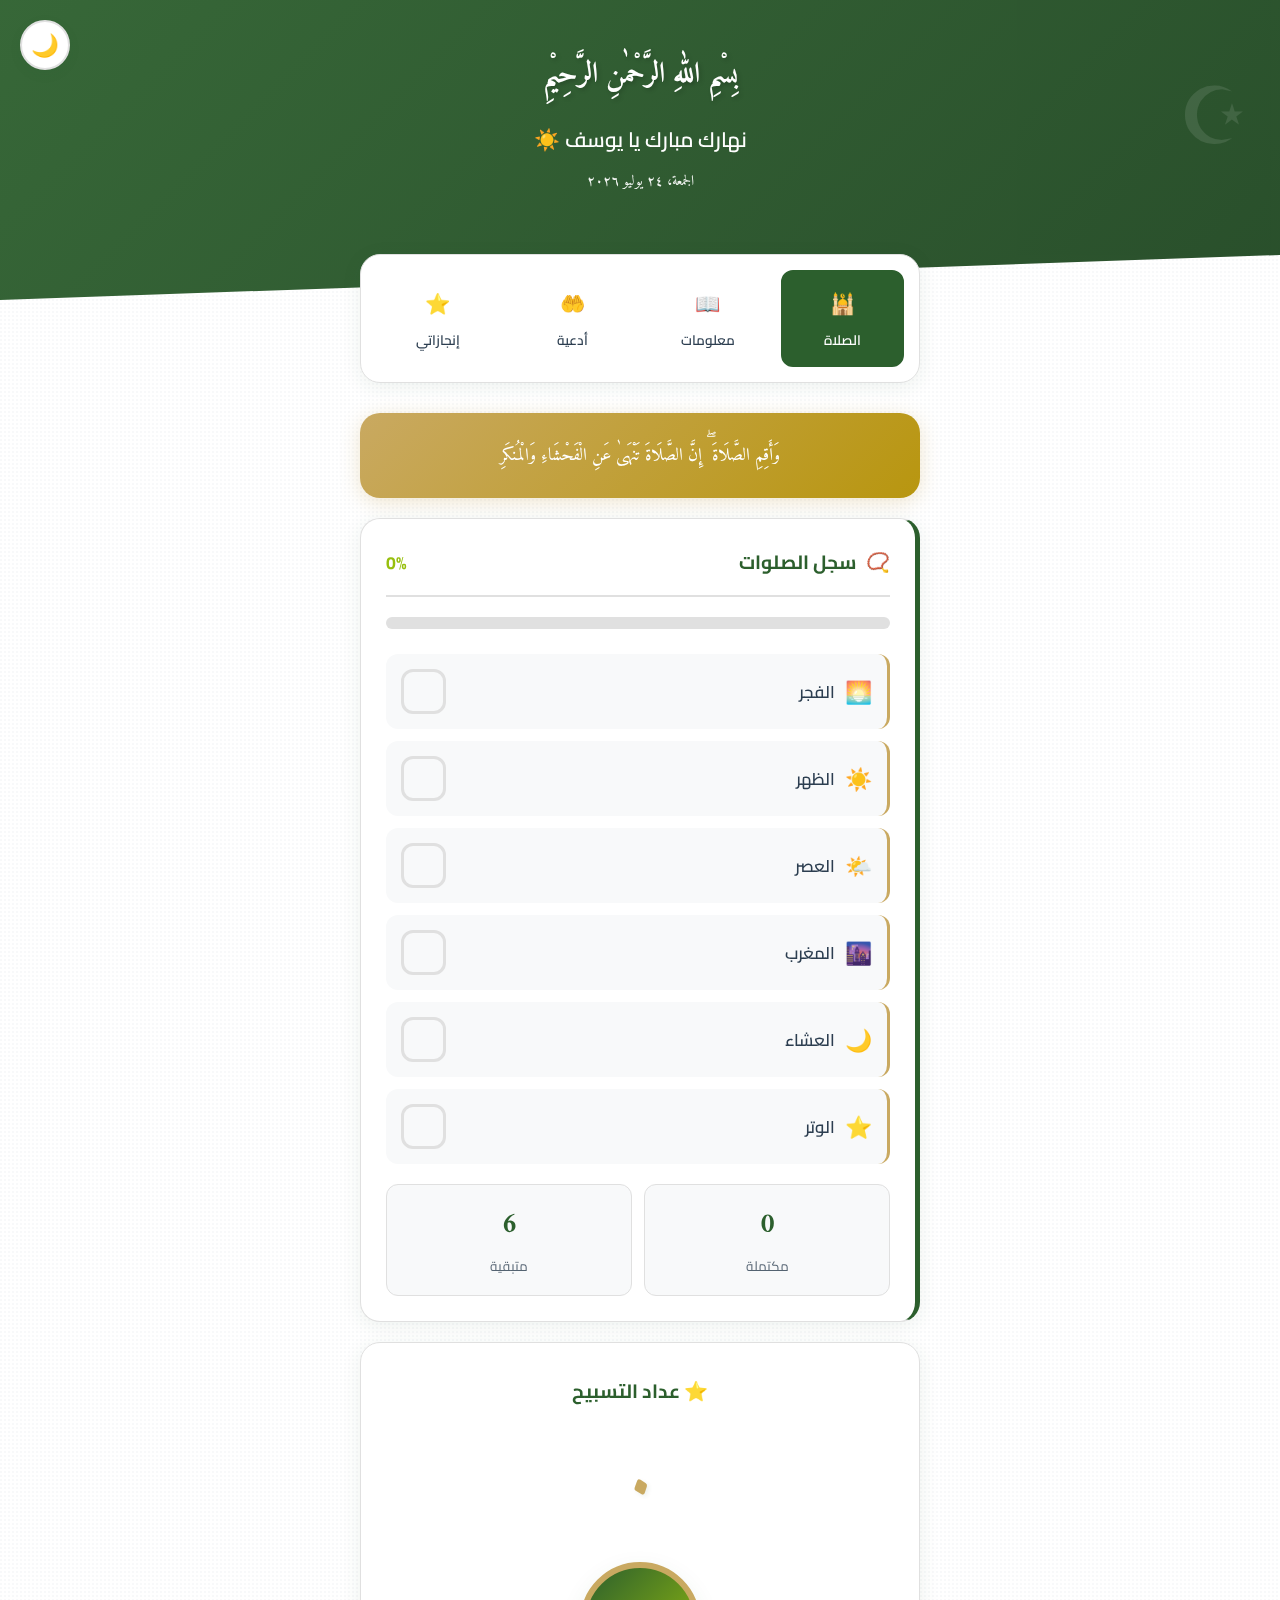
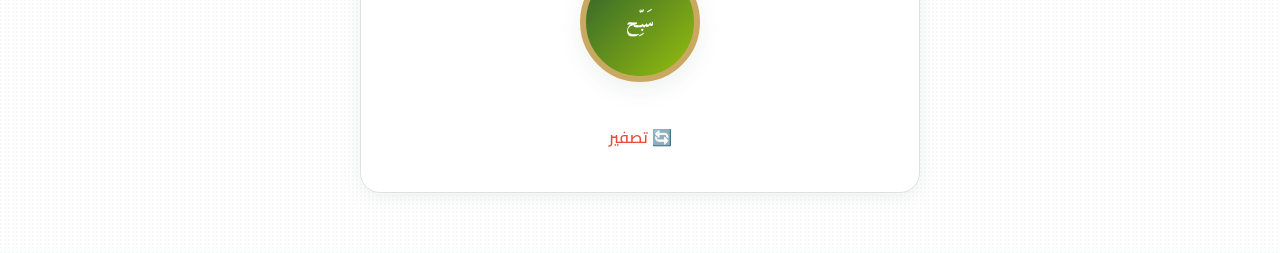
<file: index.html>
<!DOCTYPE html>
<html lang="ar" dir="rtl">
<head>
    <meta charset="UTF-8">
    <meta name="viewport" content="width=device-width, initial-scale=1.0">
    <title>مفكرة يوسف - الذكية</title>
    <link rel="manifest" href="manifest.json">
    
    <style>
        @import url('https://fonts.googleapis.com/css2?family=Amiri:wght@400;700&family=Cairo:wght@300;400;600;700&display=swap');
        
        :root {
            --bg-light: #f8f9fa;
            --bg-pattern: #ffffff;
            --card: #ffffff;
            --text: #2c3e50;
            --primary: #2c5f2d;
            --secondary: #97bf0d;
            --gold: #c9a961;
            --border: #e0e0e0;
            --shadow: rgba(44, 95, 45, 0.08);
        }
        
        [data-theme="dark"] {
            --bg-light: #1a1a1a;
            --bg-pattern: #242424;
            --card: #2d2d2d;
            --text: #e8e8e8;
            --primary: #4a9d4f;
            --secondary: #b8d94a;
            --gold: #d4af37;
            --border: #3a3a3a;
            --shadow: rgba(0, 0, 0, 0.3);
        }
        
        * {
            margin: 0;
            padding: 0;
            box-sizing: border-box;
        }
        
        body {
            font-family: 'Cairo', sans-serif;
            background-color: var(--bg-light);
            background-image: 
                repeating-linear-gradient(0deg, transparent, transparent 2px, var(--bg-pattern) 2px, var(--bg-pattern) 4px),
                repeating-linear-gradient(90deg, transparent, transparent 2px, var(--bg-pattern) 2px, var(--bg-pattern) 4px);
            color: var(--text);
            min-height: 100vh;
            padding-bottom: 40px;
            transition: all 0.3s ease;
        }
        
        .islamic-pattern {
            position: fixed;
            top: 0;
            left: 0;
            right: 0;
            height: 300px;
            background: linear-gradient(135deg, var(--primary) 0%, #1e4620 100%);
            clip-path: polygon(0 0, 100% 0, 100% 85%, 0 100%);
            z-index: 0;
            opacity: 0.95;
        }
        
        .islamic-pattern::before {
            content: '☪';
            position: absolute;
            top: 40px;
            right: 30px;
            font-size: 80px;
            opacity: 0.1;
            color: white;
        }
        
        .container {
            position: relative;
            z-index: 1;
            max-width: 600px;
            margin: 0 auto;
            padding: 20px;
        }
        
        .header {
            text-align: center;
            color: white;
            padding: 30px 20px;
            margin-bottom: 30px;
        }
        
        .bismillah {
            font-family: 'Amiri', serif;
            font-size: 1.8em;
            margin-bottom: 20px;
            font-weight: 700;
            text-shadow: 2px 2px 4px rgba(0,0,0,0.2);
            letter-spacing: 2px;
        }
        
        .greeting {
            font-size: 1.3em;
            font-weight: 600;
            margin-bottom: 10px;
        }
        
        .hijri-date {
            font-size: 0.9em;
            opacity: 0.95;
            margin-top: 10px;
            font-family: 'Amiri', serif;
        }
        
        .theme-toggle {
            position: fixed;
            top: 20px;
            left: 20px;
            background: var(--card);
            border: 2px solid var(--border);
            width: 50px;
            height: 50px;
            border-radius: 50%;
            display: flex;
            align-items: center;
            justify-content: center;
            cursor: pointer;
            font-size: 1.4em;
            z-index: 1000;
            box-shadow: 0 4px 12px var(--shadow);
            transition: all 0.3s ease;
        }
        
        .theme-toggle:hover {
            transform: scale(1.1);
        }
        
        .nav {
            display: grid;
            grid-template-columns: repeat(4, 1fr);
            gap: 12px;
            margin-bottom: 30px;
            background: var(--card);
            padding: 15px;
            border-radius: 20px;
            box-shadow: 0 4px 20px var(--shadow);
            border: 1px solid var(--border);
        }
        
        .nav-item {
            text-align: center;
            padding: 12px 8px;
            border-radius: 12px;
            text-decoration: none;
            color: var(--text);
            font-weight: 600;
            font-size: 0.85em;
            transition: all 0.3s ease;
            border: 2px solid transparent;
        }
        
        .nav-item:hover {
            background: rgba(44, 95, 45, 0.05);
            border-color: var(--primary);
        }
        
        .nav-item.active {
            background: var(--primary);
            color: white;
            border-color: var(--primary);
        }
        
        .nav-icon {
            display: block;
            font-size: 1.5em;
            margin-bottom: 4px;
        }
        
        .card {
            background: var(--card);
            border-radius: 20px;
            padding: 25px;
            margin-bottom: 20px;
            box-shadow: 0 4px 20px var(--shadow);
            border: 1px solid var(--border);
            border-right: 5px solid var(--primary);
        }
        
        .card-header {
            display: flex;
            justify-content: space-between;
            align-items: center;
            margin-bottom: 20px;
            padding-bottom: 15px;
            border-bottom: 2px solid var(--border);
        }
        
        .card-title {
            font-size: 1.2em;
            font-weight: 700;
            color: var(--primary);
            display: flex;
            align-items: center;
            gap: 10px;
        }
        
        .progress-info {
            font-size: 1.1em;
            font-weight: 700;
            color: var(--secondary);
        }
        
        .progress-bar {
            height: 12px;
            background: var(--border);
            border-radius: 10px;
            overflow: hidden;
            margin-bottom: 25px;
        }
        
        .progress-fill {
            height: 100%;
            background: linear-gradient(90deg, var(--primary), var(--secondary));
            border-radius: 10px;
            transition: width 1s ease;
            position: relative;
        }
        
        .progress-fill::after {
            content: '';
            position: absolute;
            top: 0;
            left: 0;
            right: 0;
            bottom: 0;
            background: linear-gradient(90deg, transparent, rgba(255,255,255,0.3), transparent);
            animation: shimmer 2s infinite;
        }
        
        @keyframes shimmer {
            0% { transform: translateX(-100%); }
            100% { transform: translateX(100%); }
        }
        
        .prayer-list {
            display: flex;
            flex-direction: column;
            gap: 12px;
        }
        
        .prayer-item {
            display: flex;
            justify-content: space-between;
            align-items: center;
            padding: 15px;
            background: var(--bg-light);
            border-radius: 12px;
            border-right: 3px solid var(--gold);
            transition: all 0.3s ease;
        }
        
        .prayer-item:hover {
            transform: translateX(-5px);
            box-shadow: 0 2px 8px var(--shadow);
        }
        
        .prayer-name {
            font-weight: 600;
            font-size: 1.05em;
            display: flex;
            align-items: center;
            gap: 10px;
        }
        
        .prayer-icon {
            font-size: 1.3em;
        }
        
        .check-btn {
            width: 45px;
            height: 45px;
            border-radius: 12px;
            border: 3px solid var(--border);
            background: transparent;
            cursor: pointer;
            font-size: 1.2em;
            transition: all 0.3s ease;
            display: flex;
            align-items: center;
            justify-content: center;
            color: transparent;
        }
        
        .check-btn:hover {
            border-color: var(--primary);
            transform: scale(1.1);
        }
        
        .check-btn.done {
            background: var(--primary);
            border-color: var(--primary);
            color: white;
        }
        
        .tasbih-section {
            background: var(--card);
            border-radius: 20px;
            padding: 30px;
            text-align: center;
            box-shadow: 0 4px 20px var(--shadow);
            border: 1px solid var(--border);
        }
        
        .tasbih-title {
            font-size: 1.2em;
            font-weight: 700;
            color: var(--primary);
            margin-bottom: 20px;
        }
        
        .tasbih-count {
            font-size: 4em;
            font-weight: 900;
            color: var(--gold);
            margin: 20px 0;
            font-family: 'Amiri', serif;
            text-shadow: 2px 2px 4px var(--shadow);
        }
        
        .tasbih-btn {
            width: 120px;
            height: 120px;
            border-radius: 50%;
            background: linear-gradient(135deg, var(--primary), var(--secondary));
            color: white;
            border: 6px solid var(--gold);
            font-size: 1.1em;
            font-weight: 700;
            cursor: pointer;
            margin: 20px auto;
            display: flex;
            align-items: center;
            justify-content: center;
            box-shadow: 0 8px 24px var(--shadow);
            transition: all 0.3s ease;
            font-family: 'Amiri', serif;
            letter-spacing: 1px;
        }
        
        .tasbih-btn:hover {
            transform: scale(1.05);
            box-shadow: 0 12px 32px var(--shadow);
        }
        
        .tasbih-btn:active {
            transform: scale(0.95);
        }
        
        .reset-btn {
            color: #e74c3c;
            cursor: pointer;
            padding: 10px 20px;
            border-radius: 8px;
            transition: all 0.3s ease;
            display: inline-block;
            margin-top: 10px;
            font-weight: 600;
        }
        
        .reset-btn:hover {
            background: rgba(231, 76, 60, 0.1);
        }
        
        .ayah-card {
            background: linear-gradient(135deg, var(--gold), #b8960f);
            color: white;
            padding: 25px;
            border-radius: 20px;
            text-align: center;
            margin-bottom: 20px;
            font-family: 'Amiri', serif;
            font-size: 1.1em;
            line-height: 2;
            box-shadow: 0 4px 20px rgba(201, 169, 97, 0.3);
        }
        
        .stats-grid {
            display: grid;
            grid-template-columns: repeat(2, 1fr);
            gap: 12px;
            margin-top: 20px;
        }
        
        .stat-box {
            background: var(--bg-light);
            padding: 15px;
            border-radius: 12px;
            text-align: center;
            border: 1px solid var(--border);
        }
        
        .stat-number {
            font-size: 1.8em;
            font-weight: 900;
            color: var(--primary);
            display: block;
            font-family: 'Amiri', serif;
        }
        
        .stat-label {
            font-size: 0.85em;
            color: var(--text);
            margin-top: 5px;
            opacity: 0.8;
        }
        
        @media (max-width: 480px) {
            .bismillah {
                font-size: 1.4em;
            }
            
            .tasbih-count {
                font-size: 3em;
            }
            
            .tasbih-btn {
                width: 100px;
                height: 100px;
            }
        }
    </style>
</head>
<body>
    <div class="islamic-pattern"></div>
    
    <button class="theme-toggle" onclick="toggleTheme()" aria-label="تبديل الوضع">
        <span id="theme-icon">🌙</span>
    </button>
    
    <div class="container">
        <header class="header">
            <div class="bismillah">بِسْمِ اللهِ الرَّحْمٰنِ الرَّحِيْمِ</div>
            <h1 class="greeting" id="greeting">السلام عليكم يا يوسف</h1>
            <div class="hijri-date" id="date"></div>
        </header>
        
        <nav class="nav">
            <a href="index.html" class="nav-item active">
                <span class="nav-icon">🕌</span>
                <span>الصلاة</span>
            </a>
            <a href="info.html" class="nav-item">
                <span class="nav-icon">📖</span>
                <span>معلومات</span>
            </a>
            <a href="dua.html" class="nav-item">
                <span class="nav-icon">🤲</span>
                <span>أدعية</span>
            </a>
            <a href="tasks.html" class="nav-item">
                <span class="nav-icon">⭐</span>
                <span>إنجازاتي</span>
            </a>
        </nav>
        
        <div class="ayah-card" id="ayah">
            "وَأَقِمِ الصَّلَاةَ ۖ إِنَّ الصَّلَاةَ تَنْهَىٰ عَنِ الْفَحْشَاءِ وَالْمُنكَرِ"
        </div>
        
        <div class="card">
            <div class="card-header">
                <h2 class="card-title">
                    <span>📿</span>
                    <span>سجل الصلوات</span>
                </h2>
                <span class="progress-info" id="progress-text">0%</span>
            </div>
            
            <div class="progress-bar">
                <div class="progress-fill" id="progress-fill" style="width: 0%"></div>
            </div>
            
            <div class="prayer-list" id="prayer-list"></div>
            
            <div class="stats-grid">
                <div class="stat-box">
                    <span class="stat-number" id="completed">0</span>
                    <span class="stat-label">مكتملة</span>
                </div>
                <div class="stat-box">
                    <span class="stat-number" id="remaining">6</span>
                    <span class="stat-label">متبقية</span>
                </div>
            </div>
        </div>
        
        <div class="tasbih-section">
            <h2 class="tasbih-title">⭐ عداد التسبيح</h2>
            <div class="tasbih-count" id="tasbih-count">0</div>
            <button class="tasbih-btn" onclick="incrementTasbih()">
                سَبِّح
            </button>
            <div class="reset-btn" onclick="resetTasbih()">🔄 تصفير</div>
        </div>
    </div>
    
    <script>
        const prayers = [
            { name: 'الفجر', icon: '🌅' },
            { name: 'الظهر', icon: '☀️' },
            { name: 'العصر', icon: '🌤️' },
            { name: 'المغرب', icon: '🌆' },
            { name: 'العشاء', icon: '🌙' },
            { name: 'الوتر', icon: '⭐' }
        ];
        
        const ayahs = [
            "وَأَقِمِ الصَّلَاةَ ۖ إِنَّ الصَّلَاةَ تَنْهَىٰ عَنِ الْفَحْشَاءِ وَالْمُنكَرِ",
            "حَافِظُوا عَلَى الصَّلَوَاتِ وَالصَّلَاةِ الْوُسْطَىٰ",
            "وَاسْتَعِينُوا بِالصَّبْرِ وَالصَّلَاةِ",
            "إِنَّ الْإِنسَانَ خُلِقَ هَلُوعًا * إِلَّا الْمُصَلِّينَ",
            "وَأَقِيمُوا الصَّلَاةَ وَآتُوا الزَّكَاةَ"
        ];
        
        // إدارة الثيم
        function toggleTheme() {
            const body = document.documentElement;
            const icon = document.getElementById('theme-icon');
            const currentTheme = body.getAttribute('data-theme');
            
            if (currentTheme === 'dark') {
                body.removeAttribute('data-theme');
                icon.textContent = '🌙';
                localStorage.setItem('theme', 'light');
            } else {
                body.setAttribute('data-theme', 'dark');
                icon.textContent = '☀️';
                localStorage.setItem('theme', 'dark');
            }
        }
        
        // تحميل الثيم المحفوظ
        const savedTheme = localStorage.getItem('theme');
        if (savedTheme === 'dark') {
            document.documentElement.setAttribute('data-theme', 'dark');
            document.getElementById('theme-icon').textContent = '☀️';
        }
        
        // التصفير التلقائي
        const today = new Date().toLocaleDateString();
        const lastVisit = localStorage.getItem('lastVisit');
        
        if (lastVisit !== today) {
            localStorage.setItem('prayerStatus', JSON.stringify(Array(6).fill(false)));
            localStorage.setItem('lastVisit', today);
        }
        
        let prayerStatus = JSON.parse(localStorage.getItem('prayerStatus')) || Array(6).fill(false);
        let tasbihCount = parseInt(localStorage.getItem('tasbihCount')) || 0;
        
        // عرض الصلوات
        function renderPrayers() {
            const list = document.getElementById('prayer-list');
            list.innerHTML = '';
            
            let completed = 0;
            
            prayers.forEach((prayer, index) => {
                if (prayerStatus[index]) completed++;
                
                const item = document.createElement('div');
                item.className = 'prayer-item';
                item.innerHTML = `
                    <div class="prayer-name">
                        <span class="prayer-icon">${prayer.icon}</span>
                        <span>${prayer.name}</span>
                    </div>
                    <button class="check-btn ${prayerStatus[index] ? 'done' : ''}" 
                            onclick="togglePrayer(${index})">
                        ${prayerStatus[index] ? '✓' : ''}
                    </button>
                `;
                list.appendChild(item);
            });
            
            const percentage = Math.round((completed / 6) * 100);
            document.getElementById('progress-fill').style.width = percentage + '%';
            document.getElementById('progress-text').textContent = percentage + '%';
            document.getElementById('completed').textContent = completed;
            document.getElementById('remaining').textContent = 6 - completed;
        }
        
        function togglePrayer(index) {
            prayerStatus[index] = !prayerStatus[index];
            localStorage.setItem('prayerStatus', JSON.stringify(prayerStatus));
            renderPrayers();
            
            if (navigator.vibrate) navigator.vibrate(50);
        }
        
        function incrementTasbih() {
            tasbihCount++;
            localStorage.setItem('tasbihCount', tasbihCount);
            document.getElementById('tasbih-count').textContent = tasbihCount.toLocaleString('ar-EG');
            
            if (navigator.vibrate) navigator.vibrate(30);
        }
        
        function resetTasbih() {
            if (confirm('هل تريد تصفير العداد؟')) {
                tasbihCount = 0;
                localStorage.setItem('tasbihCount', 0);
                document.getElementById('tasbih-count').textContent = '0';
            }
        }
        
        // التحية
        const hour = new Date().getHours();
        let greeting = '';
        
        if (hour < 12) greeting = 'صباح الخير يا يوسف 🌅';
        else if (hour < 18) greeting = 'نهارك مبارك يا يوسف ☀️';
        else greeting = 'مساء الخير يا يوسف 🌙';
        
        document.getElementById('greeting').textContent = greeting;
        
        // التاريخ
        const date = new Date().toLocaleDateString('ar-SA', {
            weekday: 'long',
            year: 'numeric',
            month: 'long',
            day: 'numeric'
        });
        document.getElementById('date').textContent = date;
        
        // آية عشوائية
        document.getElementById('ayah').textContent = ayahs[Math.floor(Math.random() * ayahs.length)];
        
        // عرض العداد
        document.getElementById('tasbih-count').textContent = tasbihCount.toLocaleString('ar-EG');
        
        renderPrayers();
    </script>
    
    <script>
        if ('serviceWorker' in navigator) {
            navigator.serviceWorker.register('sw.js').catch(() => {});
        }
    </script>
</body>
</html>
</file>
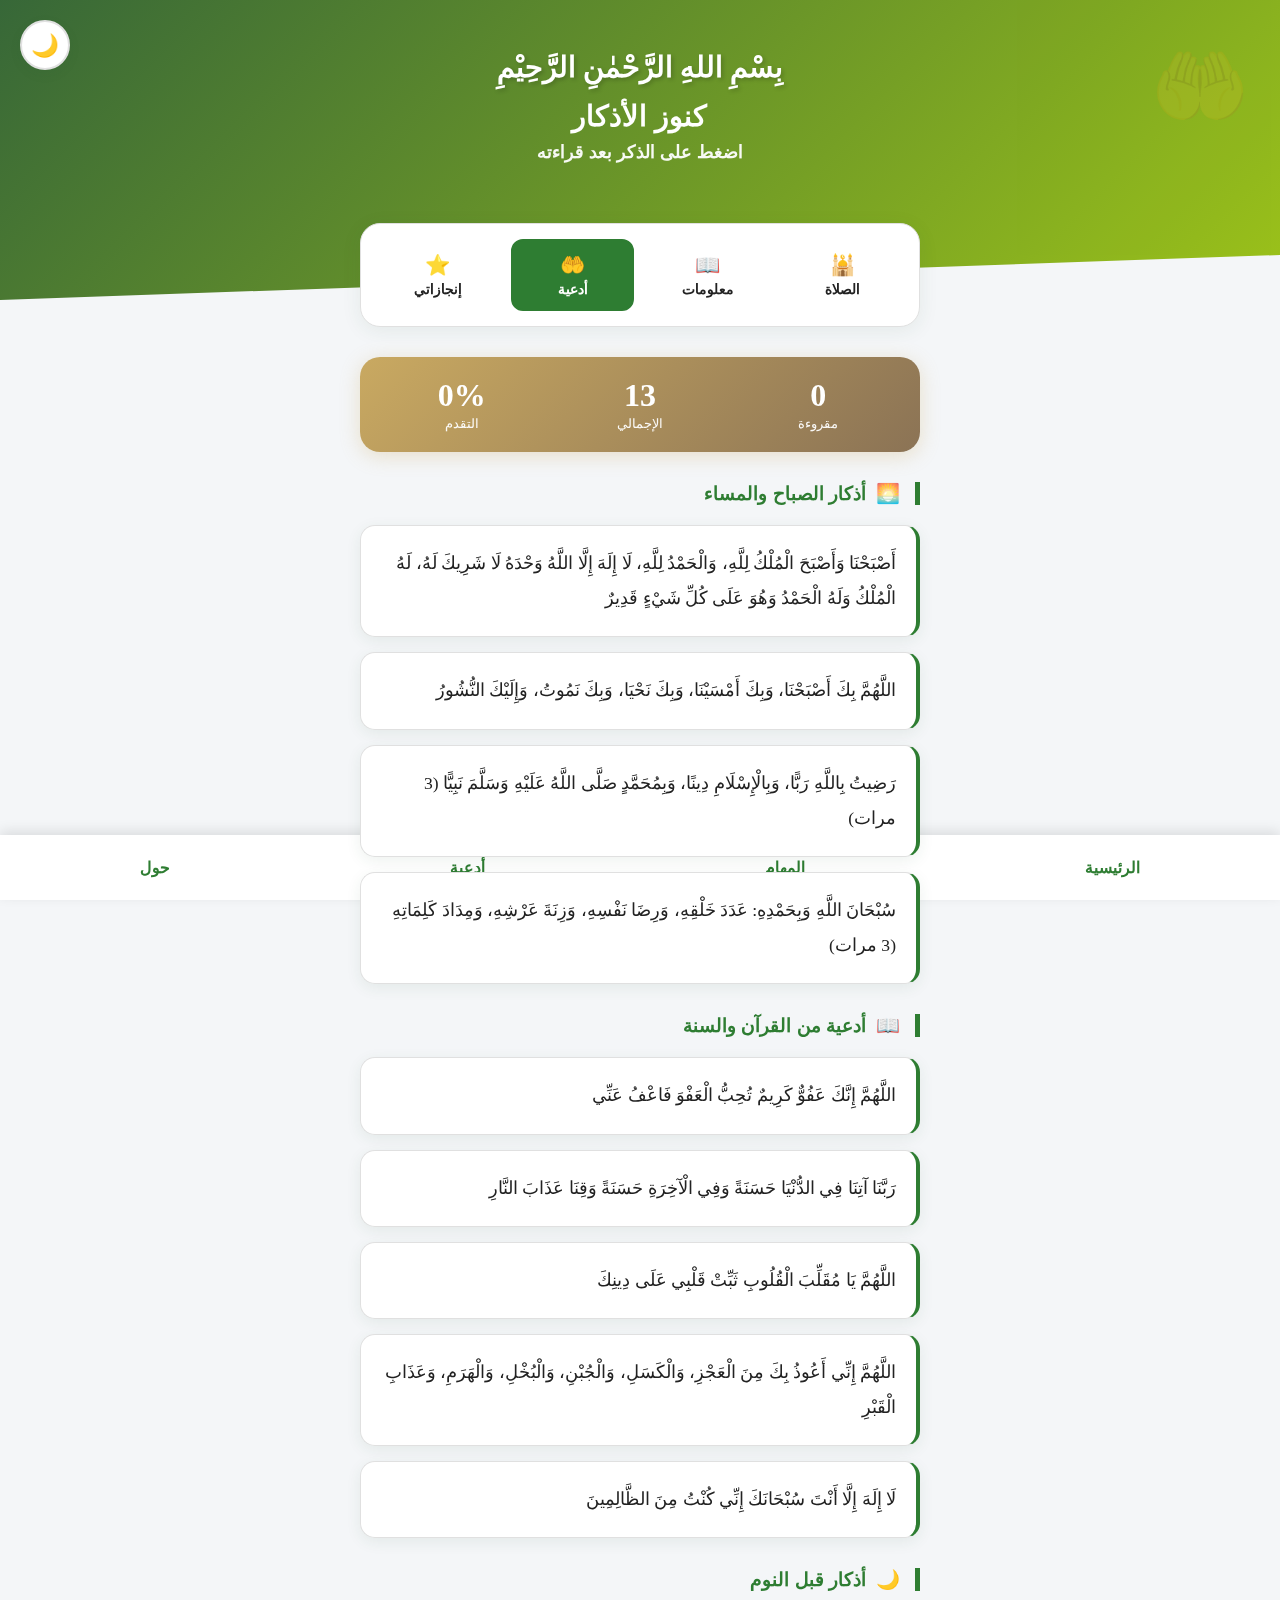
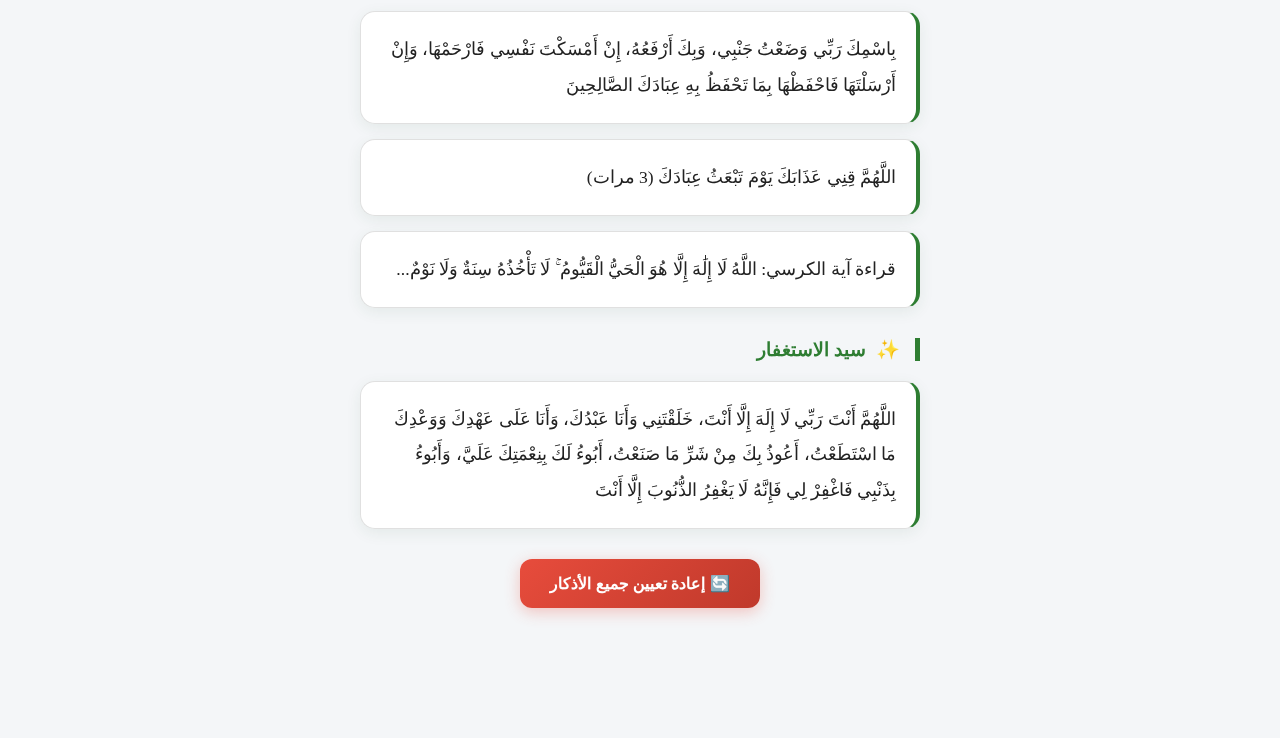
<file: dua.html>
<!DOCTYPE html>
<html lang="ar" dir="rtl">
<head>
    <meta charset="UTF-8">
    <meta name="viewport" content="width=device-width, initial-scale=1.0">
    <title>كنوز الأذكار</title>
    <link rel="manifest" href="manifest.json">
    
    <style>
        @import url('https://fonts.googleapis.com/css2?family=Amiri:wght@400;700&family=Cairo:wght@300;400;600;700&display=swap');
        
        :root {
            --bg-light: #f8f9fa;
            --bg-pattern: #ffffff;
            --card: #ffffff;
            --text: #2c3e50;
            --primary: #2c5f2d;
            --secondary: #97bf0d;
            --gold: #c9a961;
            --border: #e0e0e0;
            --shadow: rgba(44, 95, 45, 0.08);
        }
        
        [data-theme="dark"] {
            --bg-light: #1a1a1a;
            --bg-pattern: #242424;
            --card: #2d2d2d;
            --text: #e8e8e8;
            --primary: #4a9d4f;
            --secondary: #b8d94a;
            --gold: #d4af37;
            --border: #3a3a3a;
            --shadow: rgba(0, 0, 0, 0.3);
        }
        
        * {
            margin: 0;
            padding: 0;
            box-sizing: border-box;
        }
        
        body {
            font-family: 'Cairo', sans-serif;
            background-color: var(--bg-light);
            background-image: 
                repeating-linear-gradient(0deg, transparent, transparent 2px, var(--bg-pattern) 2px, var(--bg-pattern) 4px),
                repeating-linear-gradient(90deg, transparent, transparent 2px, var(--bg-pattern) 2px, var(--bg-pattern) 4px);
            color: var(--text);
            min-height: 100vh;
            padding-bottom: 40px;
            transition: all 0.3s ease;
        }
        
        .islamic-pattern {
            position: fixed;
            top: 0;
            left: 0;
            right: 0;
            height: 300px;
            background: linear-gradient(135deg, #2c5f2d 0%, #97bf0d 100%);
            clip-path: polygon(0 0, 100% 0, 100% 85%, 0 100%);
            z-index: 0;
            opacity: 0.95;
        }
        
        .islamic-pattern::before {
            content: '🤲';
            position: absolute;
            top: 40px;
            right: 30px;
            font-size: 80px;
            opacity: 0.15;
        }
        
        .container {
            position: relative;
            z-index: 1;
            max-width: 600px;
            margin: 0 auto;
            padding: 20px;
        }
        
        .header {
            text-align: center;
            color: white;
            padding: 30px 20px;
            margin-bottom: 30px;
        }
        
        .bismillah {
            font-family: 'Amiri', serif;
            font-size: 1.5em;
            margin-bottom: 15px;
            font-weight: 700;
            text-shadow: 2px 2px 4px rgba(0,0,0,0.2);
        }
        
        .page-title {
            font-size: 1.5em;
            font-weight: 700;
            margin-bottom: 8px;
        }
        
        .theme-toggle {
            position: fixed;
            top: 20px;
            left: 20px;
            background: var(--card);
            border: 2px solid var(--border);
            width: 50px;
            height: 50px;
            border-radius: 50%;
            display: flex;
            align-items: center;
            justify-content: center;
            cursor: pointer;
            font-size: 1.4em;
            z-index: 1000;
            box-shadow: 0 4px 12px var(--shadow);
            transition: all 0.3s ease;
        }
        
        .theme-toggle:hover {
            transform: scale(1.1);
        }
        
        .nav {
            display: grid;
            grid-template-columns: repeat(4, 1fr);
            gap: 12px;
            margin-bottom: 30px;
            background: var(--card);
            padding: 15px;
            border-radius: 20px;
            box-shadow: 0 4px 20px var(--shadow);
            border: 1px solid var(--border);
        }
        
        .nav-item {
            text-align: center;
            padding: 12px 8px;
            border-radius: 12px;
            text-decoration: none;
            color: var(--text);
            font-weight: 600;
            font-size: 0.85em;
            transition: all 0.3s ease;
            border: 2px solid transparent;
        }
        
        .nav-item:hover {
            background: rgba(44, 95, 45, 0.1);
            border-color: var(--primary);
        }
        
        .nav-item.active {
            background: var(--primary);
            color: white;
            border-color: var(--primary);
        }
        
        .nav-icon {
            display: block;
            font-size: 1.5em;
            margin-bottom: 4px;
        }
        
        .stats-card {
            background: linear-gradient(135deg, var(--gold), #8b7355);
            color: white;
            padding: 20px;
            border-radius: 20px;
            margin-bottom: 25px;
            display: grid;
            grid-template-columns: repeat(3, 1fr);
            gap: 15px;
            box-shadow: 0 4px 20px rgba(201, 169, 97, 0.3);
        }
        
        .stat {
            text-align: center;
        }
        
        .stat-number {
            font-size: 2em;
            font-weight: 900;
            display: block;
            font-family: 'Amiri', serif;
        }
        
        .stat-label {
            font-size: 0.8em;
            opacity: 0.95;
            margin-top: 5px;
        }
        
        .section-title {
            color: var(--primary);
            font-size: 1.2em;
            font-weight: 700;
            margin: 30px 0 20px;
            padding-right: 15px;
            border-right: 5px solid var(--primary);
            display: flex;
            align-items: center;
            gap: 10px;
        }
        
        .dua-card {
            background: var(--card);
            padding: 20px;
            border-radius: 15px;
            margin-bottom: 15px;
            box-shadow: 0 4px 15px var(--shadow);
            border: 1px solid var(--border);
            border-right: 4px solid var(--primary);
            font-family: 'Amiri', serif;
            font-size: 1.1em;
            line-height: 2;
            cursor: pointer;
            transition: all 0.3s ease;
            position: relative;
        }
        
        .dua-card:hover {
            transform: translateX(-5px);
            box-shadow: 0 6px 20px var(--shadow);
        }
        
        .dua-card.read {
            opacity: 0.4;
            background: var(--bg-light);
            border-right-color: #95a5a6;
        }
        
        .read-mark {
            position: absolute;
            top: 15px;
            left: 15px;
            width: 30px;
            height: 30px;
            border-radius: 50%;
            background: var(--primary);
            color: white;
            display: flex;
            align-items: center;
            justify-content: center;
            font-size: 0.9em;
            opacity: 0;
            transition: all 0.3s ease;
        }
        
        .dua-card.read .read-mark {
            opacity: 1;
        }
        
        .reset-btn {
            background: linear-gradient(135deg, #e74c3c, #c0392b);
            color: white;
            border: none;
            padding: 15px 30px;
            border-radius: 12px;
            font-weight: 700;
            cursor: pointer;
            display: block;
            margin: 30px auto;
            font-size: 1em;
            box-shadow: 0 4px 15px rgba(231, 76, 60, 0.3);
            transition: all 0.3s ease;
        }
        
        .reset-btn:hover {
            transform: translateY(-2px);
            box-shadow: 0 6px 20px rgba(231, 76, 60, 0.4);
        }
        
        .reset-btn:active {
            transform: translateY(0);
        }
        
        @media (max-width: 480px) {
            .dua-card {
                font-size: 1em;
                padding: 18px;
            }
            
            .stats-card {
                grid-template-columns: repeat(3, 1fr);
                gap: 10px;
                padding: 15px;
            }
            
            .stat-number {
                font-size: 1.6em;
            }
        }
    </style>
<link rel="stylesheet" href="style.css">
<script src="app.js" defer></script>
</head>
<body>
    <div class="islamic-pattern"></div>
    
    <button class="theme-toggle" onclick="toggleTheme()" aria-label="تبديل الوضع">
        <span id="theme-icon">🌙</span>
    </button>
    
    <div class="container">
        <header class="header">
            <div class="bismillah">بِسْمِ اللهِ الرَّحْمٰنِ الرَّحِيْمِ</div>
            <h1 class="page-title">كنوز الأذكار</h1>
            <p style="opacity: 0.95; font-size: 0.95em;">اضغط على الذكر بعد قراءته</p>
        </header>
        
        <nav class="nav">
            <a href="index.html" class="nav-item">
                <span class="nav-icon">🕌</span>
                <span>الصلاة</span>
            </a>
            <a href="info.html" class="nav-item">
                <span class="nav-icon">📖</span>
                <span>معلومات</span>
            </a>
            <a href="dua.html" class="nav-item active">
                <span class="nav-icon">🤲</span>
                <span>أدعية</span>
            </a>
            <a href="tasks.html" class="nav-item">
                <span class="nav-icon">⭐</span>
                <span>إنجازاتي</span>
            </a>
        </nav>
        
        <div class="stats-card">
            <div class="stat">
                <span class="stat-number" id="read-count">0</span>
                <span class="stat-label">مقروءة</span>
            </div>
            <div class="stat">
                <span class="stat-number" id="total-count">0</span>
                <span class="stat-label">الإجمالي</span>
            </div>
            <div class="stat">
                <span class="stat-number" id="percentage">0%</span>
                <span class="stat-label">التقدم</span>
            </div>
        </div>
        
        <h2 class="section-title">
            <span>🌅</span>
            أذكار الصباح والمساء
        </h2>
        
        <div class="dua-card" onclick="toggleRead(this)" data-id="1">
            <span class="read-mark">✓</span>
            أَصْبَحْنَا وَأَصْبَحَ الْمُلْكُ لِلَّهِ، وَالْحَمْدُ لِلَّهِ، لَا إِلَهَ إِلَّا اللَّهُ وَحْدَهُ لَا شَرِيكَ لَهُ، لَهُ الْمُلْكُ وَلَهُ الْحَمْدُ وَهُوَ عَلَى كُلِّ شَيْءٍ قَدِيرٌ
        </div>
        
        <div class="dua-card" onclick="toggleRead(this)" data-id="2">
            <span class="read-mark">✓</span>
            اللَّهُمَّ بِكَ أَصْبَحْنَا، وَبِكَ أَمْسَيْنَا، وَبِكَ نَحْيَا، وَبِكَ نَمُوتُ، وَإِلَيْكَ النُّشُورُ
        </div>
        
        <div class="dua-card" onclick="toggleRead(this)" data-id="3">
            <span class="read-mark">✓</span>
            رَضِيتُ بِاللَّهِ رَبًّا، وَبِالْإِسْلَامِ دِينًا، وَبِمُحَمَّدٍ صَلَّى اللَّهُ عَلَيْهِ وَسَلَّمَ نَبِيًّا (3 مرات)
        </div>
        
        <div class="dua-card" onclick="toggleRead(this)" data-id="4">
            <span class="read-mark">✓</span>
            سُبْحَانَ اللَّهِ وَبِحَمْدِهِ: عَدَدَ خَلْقِهِ، وَرِضَا نَفْسِهِ، وَزِنَةَ عَرْشِهِ، وَمِدَادَ كَلِمَاتِهِ (3 مرات)
        </div>
        
        <h2 class="section-title">
            <span>📖</span>
            أدعية من القرآن والسنة
        </h2>
        
        <div class="dua-card" onclick="toggleRead(this)" data-id="5">
            <span class="read-mark">✓</span>
            اللَّهُمَّ إِنَّكَ عَفُوٌّ كَرِيمٌ تُحِبُّ الْعَفْوَ فَاعْفُ عَنِّي
        </div>
        
        <div class="dua-card" onclick="toggleRead(this)" data-id="6">
            <span class="read-mark">✓</span>
            رَبَّنَا آتِنَا فِي الدُّنْيَا حَسَنَةً وَفِي الْآخِرَةِ حَسَنَةً وَقِنَا عَذَابَ النَّارِ
        </div>
        
        <div class="dua-card" onclick="toggleRead(this)" data-id="7">
            <span class="read-mark">✓</span>
            اللَّهُمَّ يَا مُقَلِّبَ الْقُلُوبِ ثَبِّتْ قَلْبِي عَلَى دِينِكَ
        </div>
        
        <div class="dua-card" onclick="toggleRead(this)" data-id="8">
            <span class="read-mark">✓</span>
            اللَّهُمَّ إِنِّي أَعُوذُ بِكَ مِنَ الْعَجْزِ، وَالْكَسَلِ، وَالْجُبْنِ، وَالْبُخْلِ، وَالْهَرَمِ، وَعَذَابِ الْقَبْرِ
        </div>
        
        <div class="dua-card" onclick="toggleRead(this)" data-id="9">
            <span class="read-mark">✓</span>
            لَا إِلَهَ إِلَّا أَنْتَ سُبْحَانَكَ إِنِّي كُنْتُ مِنَ الظَّالِمِينَ
        </div>
        
        <h2 class="section-title">
            <span>🌙</span>
            أذكار قبل النوم
        </h2>
        
        <div class="dua-card" onclick="toggleRead(this)" data-id="10">
            <span class="read-mark">✓</span>
            بِاسْمِكَ رَبِّي وَضَعْتُ جَنْبِي، وَبِكَ أَرْفَعُهُ، إِنْ أَمْسَكْتَ نَفْسِي فَارْحَمْهَا، وَإِنْ أَرْسَلْتَهَا فَاحْفَظْهَا بِمَا تَحْفَظُ بِهِ عِبَادَكَ الصَّالِحِينَ
        </div>
        
        <div class="dua-card" onclick="toggleRead(this)" data-id="11">
            <span class="read-mark">✓</span>
            اللَّهُمَّ قِنِي عَذَابَكَ يَوْمَ تَبْعَثُ عِبَادَكَ (3 مرات)
        </div>
        
        <div class="dua-card" onclick="toggleRead(this)" data-id="12">
            <span class="read-mark">✓</span>
            قراءة آية الكرسي: اللَّهُ لَا إِلَٰهَ إِلَّا هُوَ الْحَيُّ الْقَيُّومُ ۚ لَا تَأْخُذُهُ سِنَةٌ وَلَا نَوْمٌ...
        </div>
        
        <h2 class="section-title">
            <span>✨</span>
            سيد الاستغفار
        </h2>
        
        <div class="dua-card" onclick="toggleRead(this)" data-id="13">
            <span class="read-mark">✓</span>
            اللَّهُمَّ أَنْتَ رَبِّي لَا إِلَهَ إِلَّا أَنْتَ، خَلَقْتَنِي وَأَنَا عَبْدُكَ، وَأَنَا عَلَى عَهْدِكَ وَوَعْدِكَ مَا اسْتَطَعْتُ، أَعُوذُ بِكَ مِنْ شَرِّ مَا صَنَعْتُ، أَبُوءُ لَكَ بِنِعْمَتِكَ عَلَيَّ، وَأَبُوءُ بِذَنْبِي فَاغْفِرْ لِي فَإِنَّهُ لَا يَغْفِرُ الذُّنُوبَ إِلَّا أَنْتَ
        </div>
        
        <button class="reset-btn" onclick="resetAll()">🔄 إعادة تعيين جميع الأذكار</button>
    </div>
    
    <script>
        let readStatus = JSON.parse(localStorage.getItem('duaStatus')) || {};
        const totalDuas = document.querySelectorAll('.dua-card').length;
        
        function toggleTheme() {
            const body = document.documentElement;
            const icon = document.getElementById('theme-icon');
            const currentTheme = body.getAttribute('data-theme');
            
            if (currentTheme === 'dark') {
                body.removeAttribute('data-theme');
                icon.textContent = '🌙';
                localStorage.setItem('theme', 'light');
            } else {
                body.setAttribute('data-theme', 'dark');
                icon.textContent = '☀️';
                localStorage.setItem('theme', 'dark');
            }
        }
        
        const savedTheme = localStorage.getItem('theme');
        if (savedTheme === 'dark') {
            document.documentElement.setAttribute('data-theme', 'dark');
            document.getElementById('theme-icon').textContent = '☀️';
        }
        
        function toggleRead(element) {
            const id = element.getAttribute('data-id');
            element.classList.toggle('read');
            
            if (element.classList.contains('read')) {
                readStatus[id] = true;
                if (navigator.vibrate) navigator.vibrate(40);
            } else {
                delete readStatus[id];
            }
            
            localStorage.setItem('duaStatus', JSON.stringify(readStatus));
            updateStats();
        }
        
        function updateStats() {
            const readCount = Object.keys(readStatus).length;
            const percentage = Math.round((readCount / totalDuas) * 100);
            
            document.getElementById('read-count').textContent = readCount;
            document.getElementById('total-count').textContent = totalDuas;
            document.getElementById('percentage').textContent = percentage + '%';
        }
        
        function resetAll() {
            if (confirm('هل تريد إعادة تعيين جميع الأذكار؟')) {
                readStatus = {};
                localStorage.setItem('duaStatus', JSON.stringify(readStatus));
                document.querySelectorAll('.dua-card').forEach(card => {
                    card.classList.remove('read');
                });
                updateStats();
            }
        }
        
        function loadSavedState() {
            document.querySelectorAll('.dua-card').forEach(card => {
                const id = card.getAttribute('data-id');
                if (readStatus[id]) {
                    card.classList.add('read');
                }
            });
            updateStats();
        }
        
        loadSavedState();
    </script>
    
    <script>
        if ('serviceWorker' in navigator) {
            navigator.serviceWorker.register('sw.js').catch(() => {});
        }
    </script>

<div class="bottom-nav">
  <a href="index.html">الرئيسية</a>
  <a href="tasks.html">المهام</a>
  <a href="dua.html">أدعية</a>
  <a href="info.html">حول</a>
</div>

</body>
</html>
</file>
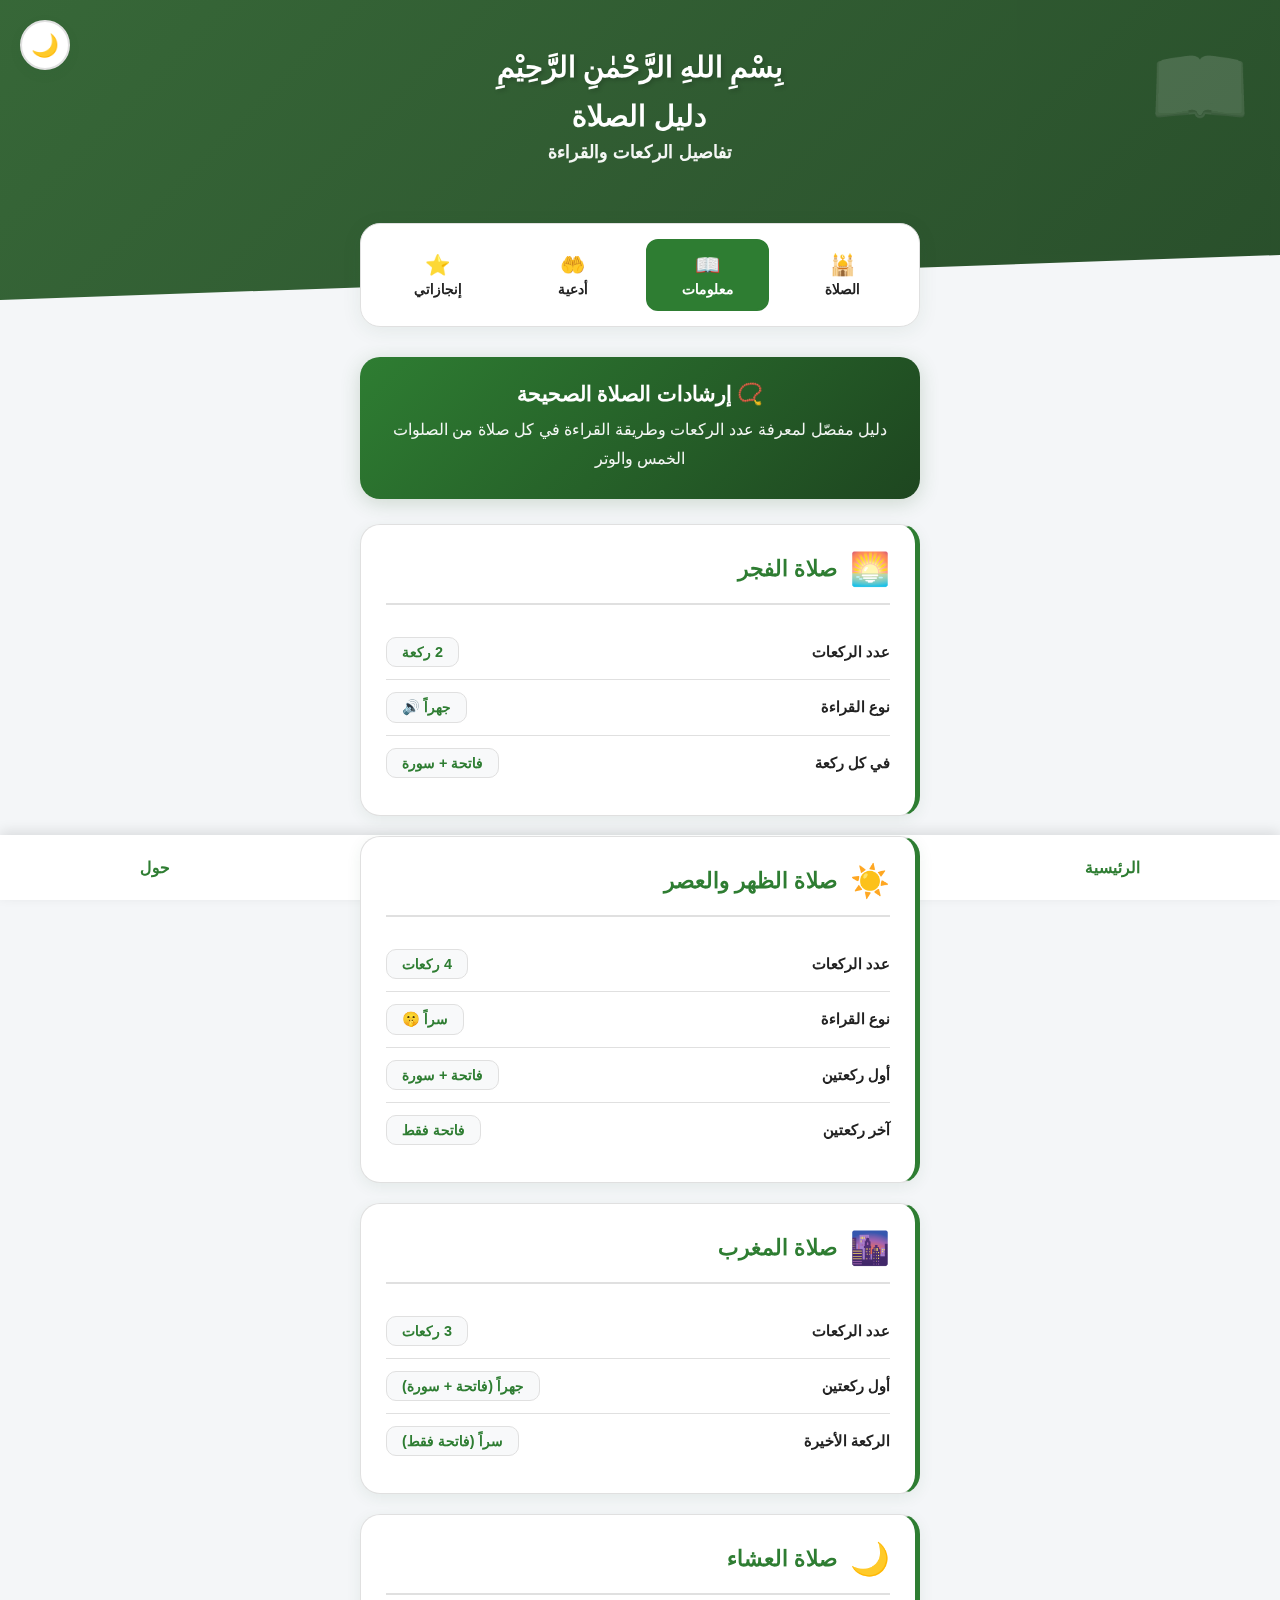
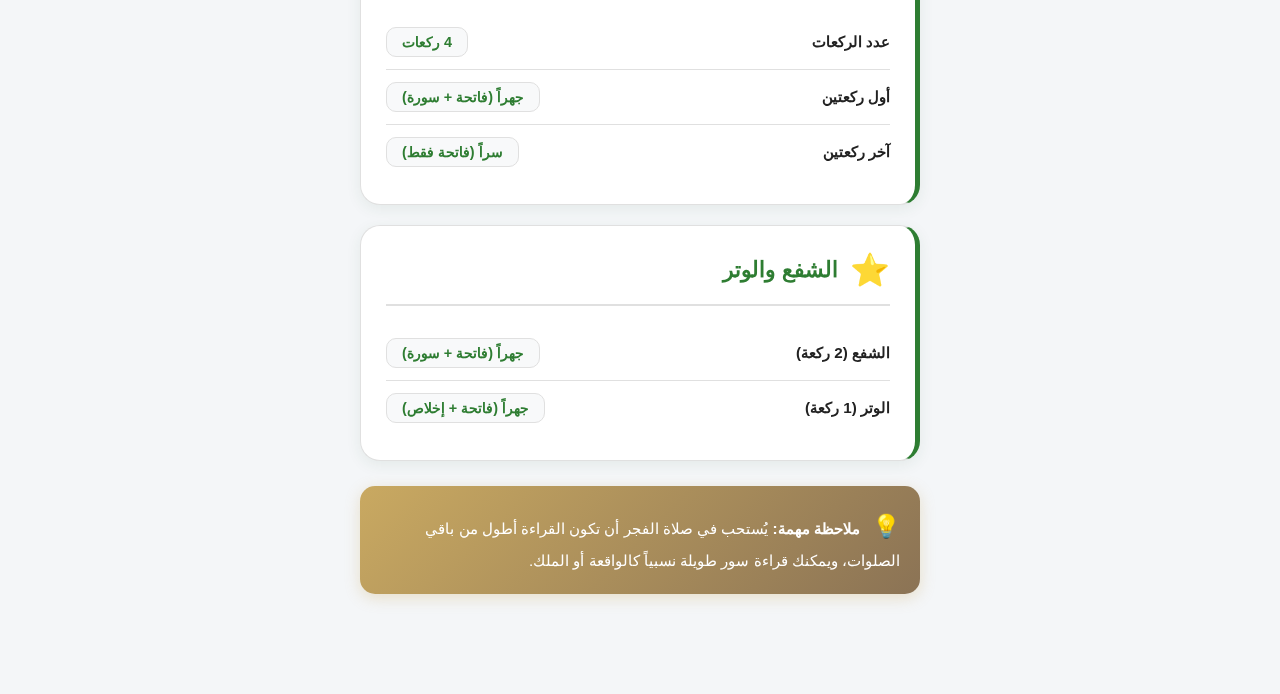
<file: info.html>
<!DOCTYPE html>
<html lang="ar" dir="rtl">
<head>
    <meta charset="UTF-8">
    <meta name="viewport" content="width=device-width, initial-scale=1.0">
    <title>دليل الصلاة</title>
    <link rel="manifest" href="manifest.json">
    
    <style>
        @import url('https://fonts.googleapis.com/css2?family=Amiri:wght@400;700&family=Cairo:wght@300;400;600;700&display=swap');
        
        :root {
            --bg-light: #f8f9fa;
            --bg-pattern: #ffffff;
            --card: #ffffff;
            --text: #2c3e50;
            --primary: #2c5f2d;
            --secondary: #97bf0d;
            --gold: #c9a961;
            --border: #e0e0e0;
            --shadow: rgba(44, 95, 45, 0.08);
        }
        
        [data-theme="dark"] {
            --bg-light: #1a1a1a;
            --bg-pattern: #242424;
            --card: #2d2d2d;
            --text: #e8e8e8;
            --primary: #4a9d4f;
            --secondary: #b8d94a;
            --gold: #d4af37;
            --border: #3a3a3a;
            --shadow: rgba(0, 0, 0, 0.3);
        }
        
        * {
            margin: 0;
            padding: 0;
            box-sizing: border-box;
        }
        
        body {
            font-family: 'Cairo', sans-serif;
            background-color: var(--bg-light);
            background-image: 
                repeating-linear-gradient(0deg, transparent, transparent 2px, var(--bg-pattern) 2px, var(--bg-pattern) 4px),
                repeating-linear-gradient(90deg, transparent, transparent 2px, var(--bg-pattern) 2px, var(--bg-pattern) 4px);
            color: var(--text);
            min-height: 100vh;
            padding-bottom: 40px;
            transition: all 0.3s ease;
        }
        
        .islamic-pattern {
            position: fixed;
            top: 0;
            left: 0;
            right: 0;
            height: 300px;
            background: linear-gradient(135deg, #2c5f2d 0%, #1e4620 100%);
            clip-path: polygon(0 0, 100% 0, 100% 85%, 0 100%);
            z-index: 0;
            opacity: 0.95;
        }
        
        .islamic-pattern::before {
            content: '📖';
            position: absolute;
            top: 40px;
            right: 30px;
            font-size: 80px;
            opacity: 0.15;
            filter: grayscale(1) brightness(2);
        }
        
        .container {
            position: relative;
            z-index: 1;
            max-width: 600px;
            margin: 0 auto;
            padding: 20px;
        }
        
        .header {
            text-align: center;
            color: white;
            padding: 30px 20px;
            margin-bottom: 30px;
        }
        
        .bismillah {
            font-family: 'Amiri', serif;
            font-size: 1.5em;
            margin-bottom: 15px;
            font-weight: 700;
            text-shadow: 2px 2px 4px rgba(0,0,0,0.2);
        }
        
        .page-title {
            font-size: 1.5em;
            font-weight: 700;
            margin-bottom: 8px;
        }
        
        .theme-toggle {
            position: fixed;
            top: 20px;
            left: 20px;
            background: var(--card);
            border: 2px solid var(--border);
            width: 50px;
            height: 50px;
            border-radius: 50%;
            display: flex;
            align-items: center;
            justify-content: center;
            cursor: pointer;
            font-size: 1.4em;
            z-index: 1000;
            box-shadow: 0 4px 12px var(--shadow);
            transition: all 0.3s ease;
        }
        
        .theme-toggle:hover {
            transform: scale(1.1);
        }
        
        .nav {
            display: grid;
            grid-template-columns: repeat(4, 1fr);
            gap: 12px;
            margin-bottom: 30px;
            background: var(--card);
            padding: 15px;
            border-radius: 20px;
            box-shadow: 0 4px 20px var(--shadow);
            border: 1px solid var(--border);
        }
        
        .nav-item {
            text-align: center;
            padding: 12px 8px;
            border-radius: 12px;
            text-decoration: none;
            color: var(--text);
            font-weight: 600;
            font-size: 0.85em;
            transition: all 0.3s ease;
            border: 2px solid transparent;
        }
        
        .nav-item:hover {
            background: rgba(44, 95, 45, 0.1);
            border-color: var(--primary);
        }
        
        .nav-item.active {
            background: var(--primary);
            color: white;
            border-color: var(--primary);
        }
        
        .nav-icon {
            display: block;
            font-size: 1.5em;
            margin-bottom: 4px;
        }
        
        .intro-card {
            background: linear-gradient(135deg, var(--primary), #1e4620);
            color: white;
            padding: 25px;
            border-radius: 20px;
            text-align: center;
            margin-bottom: 25px;
            box-shadow: 0 4px 20px rgba(44, 95, 45, 0.2);
        }
        
        .intro-card h3 {
            font-size: 1.3em;
            margin-bottom: 10px;
            font-family: 'Amiri', serif;
        }
        
        .intro-card p {
            line-height: 1.8;
            opacity: 0.95;
        }
        
        .prayer-card {
            background: var(--card);
            border-radius: 20px;
            padding: 25px;
            margin-bottom: 20px;
            box-shadow: 0 4px 15px var(--shadow);
            border: 1px solid var(--border);
            border-right: 5px solid var(--primary);
            transition: all 0.3s ease;
        }
        
        .prayer-card:hover {
            transform: translateX(-5px);
            box-shadow: 0 6px 20px var(--shadow);
        }
        
        .prayer-header {
            display: flex;
            align-items: center;
            gap: 12px;
            margin-bottom: 20px;
            padding-bottom: 15px;
            border-bottom: 2px solid var(--border);
        }
        
        .prayer-icon {
            font-size: 2em;
        }
        
        .prayer-name {
            font-size: 1.4em;
            font-weight: 700;
            color: var(--primary);
            font-family: 'Amiri', serif;
        }
        
        .info-row {
            display: flex;
            justify-content: space-between;
            align-items: center;
            padding: 12px 0;
            border-bottom: 1px solid var(--border);
        }
        
        .info-row:last-child {
            border-bottom: none;
        }
        
        .info-label {
            font-weight: 600;
            font-size: 0.95em;
        }
        
        .info-value {
            background: var(--bg-light);
            padding: 6px 15px;
            border-radius: 10px;
            font-weight: 700;
            font-size: 0.9em;
            color: var(--primary);
            border: 1px solid var(--border);
        }
        
        .note-card {
            background: linear-gradient(135deg, var(--gold), #8b7355);
            color: white;
            padding: 20px;
            border-radius: 15px;
            margin-top: 25px;
            font-size: 0.95em;
            line-height: 1.8;
            box-shadow: 0 4px 15px rgba(201, 169, 97, 0.3);
        }
        
        .note-icon {
            font-size: 1.5em;
            margin-left: 8px;
        }
        
        @media (max-width: 480px) {
            .prayer-name {
                font-size: 1.2em;
            }
            
            .info-row {
                font-size: 0.9em;
            }
        }
    </style>
<link rel="stylesheet" href="style.css">
<script src="app.js" defer></script>
</head>
<body>
    <div class="islamic-pattern"></div>
    
    <button class="theme-toggle" onclick="toggleTheme()" aria-label="تبديل الوضع">
        <span id="theme-icon">🌙</span>
    </button>
    
    <div class="container">
        <header class="header">
            <div class="bismillah">بِسْمِ اللهِ الرَّحْمٰنِ الرَّحِيْمِ</div>
            <h1 class="page-title">دليل الصلاة</h1>
            <p style="opacity: 0.95; font-size: 0.95em;">تفاصيل الركعات والقراءة</p>
        </header>
        
        <nav class="nav">
            <a href="index.html" class="nav-item">
                <span class="nav-icon">🕌</span>
                <span>الصلاة</span>
            </a>
            <a href="info.html" class="nav-item active">
                <span class="nav-icon">📖</span>
                <span>معلومات</span>
            </a>
            <a href="dua.html" class="nav-item">
                <span class="nav-icon">🤲</span>
                <span>أدعية</span>
            </a>
            <a href="tasks.html" class="nav-item">
                <span class="nav-icon">⭐</span>
                <span>إنجازاتي</span>
            </a>
        </nav>
        
        <div class="intro-card">
            <h3>📿 إرشادات الصلاة الصحيحة</h3>
            <p>دليل مفصّل لمعرفة عدد الركعات وطريقة القراءة في كل صلاة من الصلوات الخمس والوتر</p>
        </div>
        
        <div class="prayer-card">
            <div class="prayer-header">
                <span class="prayer-icon">🌅</span>
                <h2 class="prayer-name">صلاة الفجر</h2>
            </div>
            <div class="info-row">
                <span class="info-label">عدد الركعات</span>
                <span class="info-value">2 ركعة</span>
            </div>
            <div class="info-row">
                <span class="info-label">نوع القراءة</span>
                <span class="info-value">جهراً 🔊</span>
            </div>
            <div class="info-row">
                <span class="info-label">في كل ركعة</span>
                <span class="info-value">فاتحة + سورة</span>
            </div>
        </div>
        
        <div class="prayer-card">
            <div class="prayer-header">
                <span class="prayer-icon">☀️</span>
                <h2 class="prayer-name">صلاة الظهر والعصر</h2>
            </div>
            <div class="info-row">
                <span class="info-label">عدد الركعات</span>
                <span class="info-value">4 ركعات</span>
            </div>
            <div class="info-row">
                <span class="info-label">نوع القراءة</span>
                <span class="info-value">سراً 🤫</span>
            </div>
            <div class="info-row">
                <span class="info-label">أول ركعتين</span>
                <span class="info-value">فاتحة + سورة</span>
            </div>
            <div class="info-row">
                <span class="info-label">آخر ركعتين</span>
                <span class="info-value">فاتحة فقط</span>
            </div>
        </div>
        
        <div class="prayer-card">
            <div class="prayer-header">
                <span class="prayer-icon">🌆</span>
                <h2 class="prayer-name">صلاة المغرب</h2>
            </div>
            <div class="info-row">
                <span class="info-label">عدد الركعات</span>
                <span class="info-value">3 ركعات</span>
            </div>
            <div class="info-row">
                <span class="info-label">أول ركعتين</span>
                <span class="info-value">جهراً (فاتحة + سورة)</span>
            </div>
            <div class="info-row">
                <span class="info-label">الركعة الأخيرة</span>
                <span class="info-value">سراً (فاتحة فقط)</span>
            </div>
        </div>
        
        <div class="prayer-card">
            <div class="prayer-header">
                <span class="prayer-icon">🌙</span>
                <h2 class="prayer-name">صلاة العشاء</h2>
            </div>
            <div class="info-row">
                <span class="info-label">عدد الركعات</span>
                <span class="info-value">4 ركعات</span>
            </div>
            <div class="info-row">
                <span class="info-label">أول ركعتين</span>
                <span class="info-value">جهراً (فاتحة + سورة)</span>
            </div>
            <div class="info-row">
                <span class="info-label">آخر ركعتين</span>
                <span class="info-value">سراً (فاتحة فقط)</span>
            </div>
        </div>
        
        <div class="prayer-card">
            <div class="prayer-header">
                <span class="prayer-icon">⭐</span>
                <h2 class="prayer-name">الشفع والوتر</h2>
            </div>
            <div class="info-row">
                <span class="info-label">الشفع (2 ركعة)</span>
                <span class="info-value">جهراً (فاتحة + سورة)</span>
            </div>
            <div class="info-row">
                <span class="info-label">الوتر (1 ركعة)</span>
                <span class="info-value">جهراً (فاتحة + إخلاص)</span>
            </div>
        </div>
        
        <div class="note-card">
            <span class="note-icon">💡</span>
            <strong>ملاحظة مهمة:</strong> يُستحب في صلاة الفجر أن تكون القراءة أطول من باقي الصلوات، ويمكنك قراءة سور طويلة نسبياً كالواقعة أو الملك.
        </div>
    </div>
    
    <script>
        function toggleTheme() {
            const body = document.documentElement;
            const icon = document.getElementById('theme-icon');
            const currentTheme = body.getAttribute('data-theme');
            
            if (currentTheme === 'dark') {
                body.removeAttribute('data-theme');
                icon.textContent = '🌙';
                localStorage.setItem('theme', 'light');
            } else {
                body.setAttribute('data-theme', 'dark');
                icon.textContent = '☀️';
                localStorage.setItem('theme', 'dark');
            }
        }
        
        const savedTheme = localStorage.getItem('theme');
        if (savedTheme === 'dark') {
            document.documentElement.setAttribute('data-theme', 'dark');
            document.getElementById('theme-icon').textContent = '☀️';
        }
    </script>
    
    <script>
        if ('serviceWorker' in navigator) {
            navigator.serviceWorker.register('sw.js').catch(() => {});
        }
    </script>

<div class="bottom-nav">
  <a href="index.html">الرئيسية</a>
  <a href="tasks.html">المهام</a>
  <a href="dua.html">أدعية</a>
  <a href="info.html">حول</a>
</div>

</body>
</html>
</file>
<file: style.css>
:root {
  --primary: #2E7D32;
  --secondary: #A5D6A7;
  --bg: #F4F6F8;
  --card: #FFFFFF;
  --text: #222;
  --radius: 18px;
}

* {
  box-sizing: border-box;
  margin: 0;
  padding: 0;
  font-family: 'Segoe UI', sans-serif;
}

body {
  background: var(--bg);
  color: var(--text);
  padding-bottom: 80px;
}

header {
  padding: 20px;
  text-align: center;
  font-size: 1.2rem;
  font-weight: bold;
}

.card {
  background: var(--card);
  margin: 15px;
  padding: 15px;
  border-radius: var(--radius);
  box-shadow: 0 4px 12px rgba(0,0,0,0.08);
  animation: fadeIn 0.4s ease;
}

button {
  padding: 10px 15px;
  border-radius: 12px;
  border: none;
  background: var(--primary);
  color: white;
  cursor: pointer;
  transition: 0.2s;
}

button:active {
  transform: scale(0.95);
}

.bottom-nav {
  position: fixed;
  bottom: 0;
  left: 0;
  right: 0;
  height: 65px;
  background: white;
  display: flex;
  justify-content: space-around;
  align-items: center;
  box-shadow: 0 -4px 12px rgba(0,0,0,0.1);
}

.bottom-nav a {
  text-decoration: none;
  color: var(--primary);
  font-weight: bold;
}

@keyframes fadeIn {
  from {opacity: 0; transform: translateY(10px);}
  to {opacity: 1; transform: translateY(0);}
}
</file>
